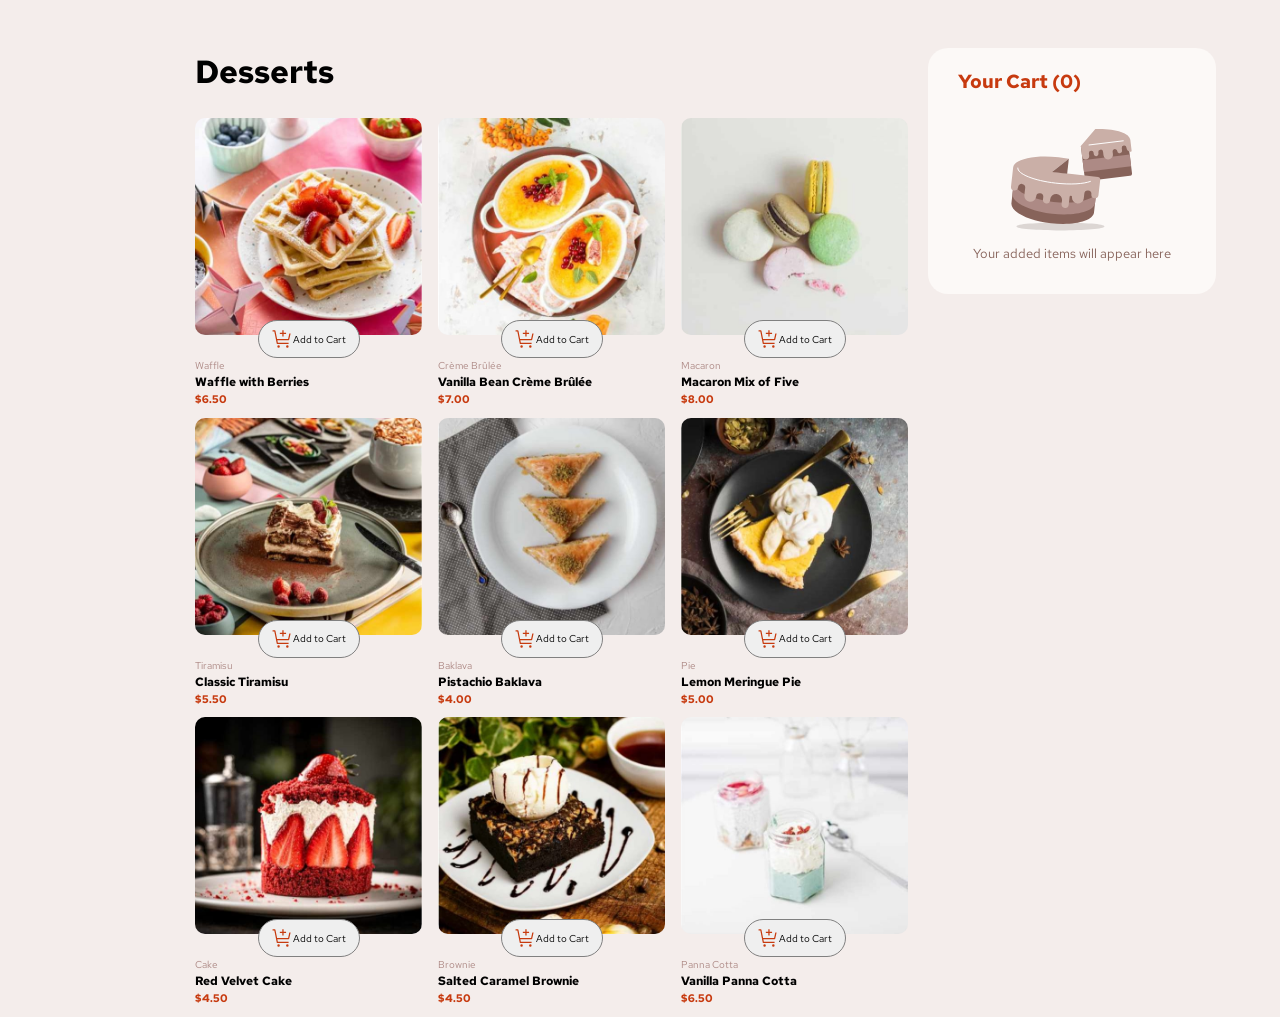
<file: index.html>
<!DOCTYPE html>
<html lang="en">
<head>
  <meta charset="UTF-8">
  <meta name="viewport" content="width=device-width, initial-scale=1.0"> <!-- displays site properly based on user's device -->

  <link href="styles/index.css" rel="stylesheet">
  <link rel="icon" type="image/png" sizes="32x32" href="./assets/images/favicon-32x32.png">
  <link rel="preconnect" href="https://fonts.googleapis.com">
  <link rel="preconnect" href="https://fonts.gstatic.com" crossorigin>
  <link href="https://fonts.googleapis.com/css2?family=Red+Hat+Text:ital,wght@0,300..700;1,300..700&display=swap" rel="stylesheet">

  <title>Frontend Mentor | Product list with cart</title>

  <!-- Feel free to remove these styles or customise in your own stylesheet 👍 -->
  <style>
    .attribution { font-size: 11px; text-align: center; }
    .attribution a { color: hsl(228, 45%, 44%); }
  </style>
</head>
<body>
  <main id="main">
    
    <div id="page-structure"> <!--Sets  overall structure of page-->
      
      <div id="dessert-menu"> <!--Heading and deserts menu-->

        <!--Deserts-->
        <h1 id="desserts">Desserts</h1>
        <!-- waffles section -->
        <div class="dessert">
          
          <!-- images + button -->
          <div class="add-item">
            <img src="assets/images/image-waffle-desktop.jpg" alt="waffle with berries" class="dessert-img">
            <button class="add-to-cart" type="button"><img src="assets/images/icon-add-to-cart.svg" alt="" class="add-to-cart-image">Add to Cart</button>
          </div>

          <!-- text -->
          <div class="dessert-info">
            <p class="dessert-name">Waffle</p>
            <p class="dessert-mix">Waffle with Berries</p>
            <p class="price">$6.50</p>
          </div>

        </div>

        <!-- creme bulee  -->
        <div class="dessert">

          <!-- images + button -->
          <div class="add-item">
            <img src="assets/images/image-creme-brulee-desktop.jpg" alt="vanilla bean Crème brulee" class="dessert-img">
            <button class="add-to-cart" type="button"><img src="assets/images/icon-add-to-cart.svg" alt="" class="add-to-cart-image">Add to Cart</button>
          </div>

          <!-- text -->
          <div class="dessert-info">
            <p class="dessert-name">Crème Brûlée</p>
            <p class="dessert-mix">Vanilla Bean Crème Brûlée</p>
            <p class="price">$7.00</p>
          </div>
        
        </div>

        <!-- macaron -->
        <div class="dessert">

          <!-- images + button -->
          <div class="add-item">
            <img src="assets/images/image-macaron-desktop.jpg" alt="Macaron mix of five" class="dessert-img">
            <button class="add-to-cart" type="button"><img src="assets/images/icon-add-to-cart.svg" alt="" class="add-to-cart-image">Add to Cart</button>
          </div>

          <!-- text -->
          <div class="dessert-info">
            <p class="dessert-name">Macaron</p>
            <p class="dessert-mix">Macaron Mix of Five</p>
            <p class="price">$8.00</p>
          </div>
          
        </div>

        <!-- tiramisu -->
        <div class="dessert">

          <!-- images + button -->
          <div class="add-item">
            <img src="assets/images/image-tiramisu-desktop.jpg" alt="classic tiramisu" class="dessert-img">
            <button class="add-to-cart" type="button"><img src="assets/images/icon-add-to-cart.svg" alt="" class="add-to-cart-image">Add to Cart</button>
          </div>

          <!--dessert text -->
          <div class="dessert-info">
            <p class="dessert-name">Tiramisu</p>
            <p class="dessert-mix">Classic Tiramisu</p>
            <p class="price">$5.50</p>
          </div>
          
        </div>

        <!-- baklava -->
        <div class="dessert">

          <!-- images + button section -->
          <div class="add-item">
            <img src="assets/images/image-baklava-desktop.jpg" alt="pistachio baklava" class="dessert-img">
            <button class="add-to-cart" type="button"><img src="assets/images/icon-add-to-cart.svg" alt="" class="add-to-cart-image">Add to Cart</button>
          </div>
          
          <!-- dessert text -->
          <div class="dessert-info">
            <p class="dessert-name">Baklava</p>
            <p class="dessert-mix">Pistachio Baklava</p>
            <p class="price">$4.00</p>
          </div>
          
        </div>

        <!-- meringue pie -->
        <div class="dessert">

          <!-- images + button section -->
          <div class="add-item">
            <img src="assets/images/image-meringue-desktop.jpg" alt="lemon meringue pie" class="dessert-img">
            <button class="add-to-cart" type="button"><img src="assets/images/icon-add-to-cart.svg" alt="" class="add-to-cart-image">Add to Cart</button>
          </div>
          
          <!-- dessert text  -->
          <div class="dessert-info">
            <p class="dessert-name">Pie</p>
            <p class="dessert-mix">Lemon Meringue Pie</p>
            <p class="price">$5.00</p>
          </div>
          
        </div>

        <!-- cake -->
        <div class="dessert">

          <!-- images + button section -->
          <div class="add-item">
            <img src="assets/images/image-cake-desktop.jpg" alt="red velvet cake" class="dessert-img">
            <button class="add-to-cart" type="button"><img src="assets/images/icon-add-to-cart.svg" alt="" class="add-to-cart-image">Add to Cart</button>
          </div>
          
          <!-- dessert text -->
          <div class="dessert-info">
            <p class="dessert-name">Cake</p>
            <p class="dessert-mix">Red Velvet Cake</p>
            <p class="price">$4.50</p>
          </div>
          
        </div>

        <!-- caramel brownie -->
        <div class="dessert">

          <!-- images + button section -->
          <div class="add-item">
            <img src="assets/images/image-brownie-desktop.jpg" alt="salted caramel brownie" class="dessert-img">
            <button class="add-to-cart" type="button"><img src="assets/images/icon-add-to-cart.svg" alt="" class="add-to-cart-image">Add to Cart</button>
          </div>
          
          <!-- dessert text -->
          <div class="dessert-info">
            <p class="dessert-name">Brownie</p>
            <p class="dessert-mix">Salted Caramel Brownie</p>
            <p class="price">$4.50</p>
          </div>
          
        </div>

        <!-- panna cotta -->
        <div class="dessert">

          <!-- images + button section -->
          <div class="add-item">
            <img src="assets/images/image-panna-cotta-desktop.jpg" alt="vanilla panna cotta" class="dessert-img">
            <button class="add-to-cart" type="button"><img src="assets/images/icon-add-to-cart.svg" alt="" class="add-to-cart-image">Add to Cart</button>
          </div>
          
          <!-- dessert text -->
          <div class="dessert-info">
            <p class="dessert-name">Panna Cotta</p>
            <p class="dessert-mix">Vanilla Panna Cotta</p>
            <p class="price">$6.50</p>
          </div>
          
        </div>

      </div> <!--closing tag of dessert menu-->

      <!-- cart section -->
      <div id="cart"> 
        <h3 id="your-cart">Your Cart (0)</h3>
        <div id="cart-info">
          <img src="assets/images/illustration-empty-cart.svg" alt="cart is empty" id="empty-cart-img">
          <p>Your added items will appear here</p>
        </div>
      </div>
        
      </dialog>
    </div> <!--closing tag of page structure-->
    <div id="order-confirmed"></div>
  </main>
  <script src="index.js"></script>
</body>
</html>
<img src=""
</file>
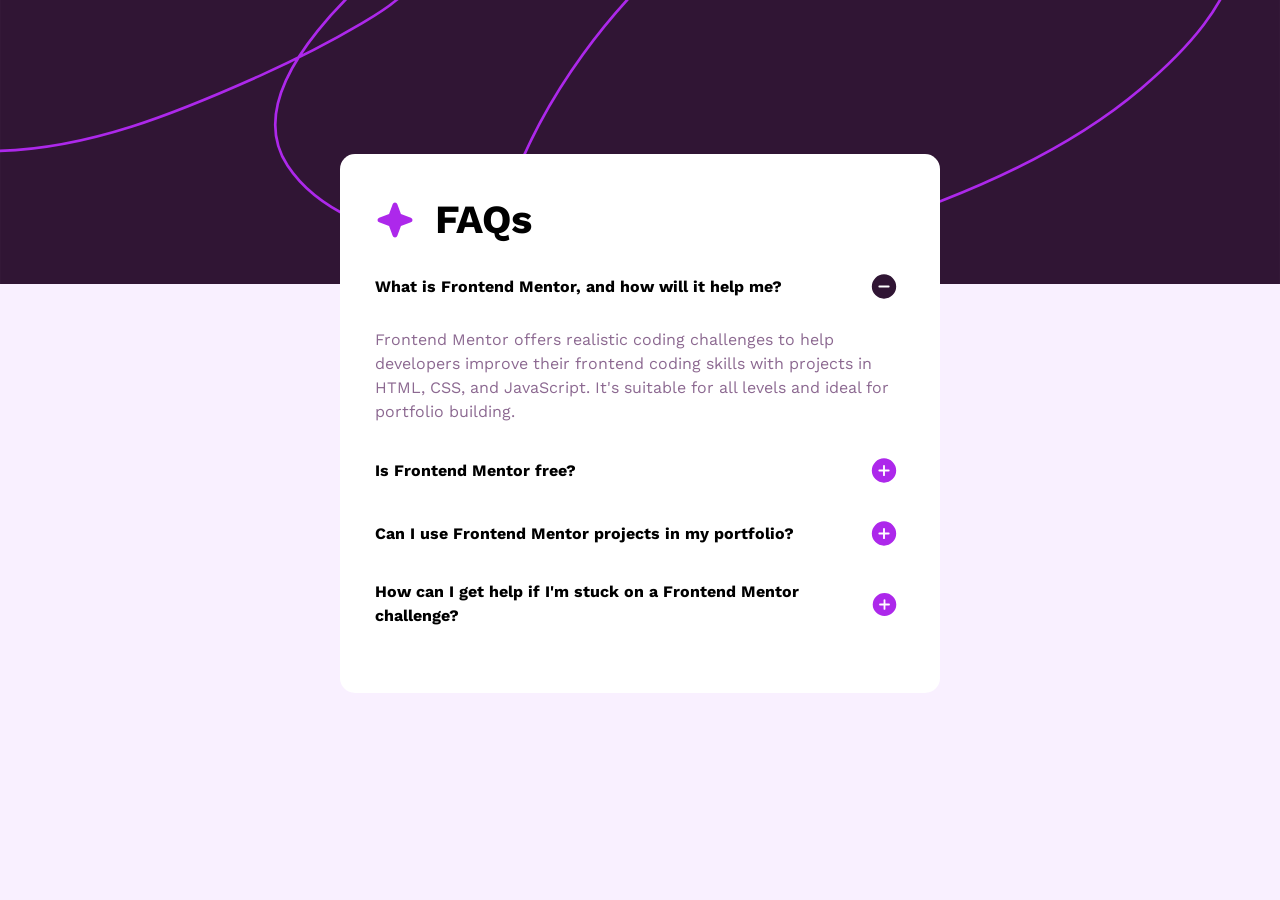
<file: Faq accordion/index.html>
<!DOCTYPE html>
<html lang="en">
<head>
  <meta charset="UTF-8">
  <meta name="viewport" content="width=device-width, initial-scale=1.0"> <!-- displays site properly based on user's device -->

  <link rel="icon" type="image/png" sizes="32x32" href="./assets/images/favicon-32x32.png">
  <link href="index.css" rel="stylesheet">
  <link rel="preconnect" href="https://fonts.googleapis.com">
  <link rel="preconnect" href="https://fonts.gstatic.com" crossorigin>
  <link href="https://fonts.googleapis.com/css2?family=Work+Sans:ital,wght@0,100..900;1,100..900&display=swap" rel="stylesheet">
  
  <title>Frontend Mentor | FAQ accordion</title>

  <!-- Feel free to remove these styles or customise in your own stylesheet 👍 -->
  <style>
    .attribution { font-size: 11px; text-align: center; }
    .attribution a { color: hsl(228, 45%, 44%); }
  </style>
</head>
<body>
  <main>
    <img src="./assets/images/background-pattern-desktop.svg" id="background-pattern-img"> <!--background image-->

    <section id="faqs">

      <div id="header-section">
        <img src="./assets/images/icon-star.svg" id="star-img">
        <h1>FAQs</h1>
      </div>

      <!-- faq 1 -->
      <div class="faq">

        <div class="question-answer-toggle">
          <!-- question + toggle button section/container -->
          <p class="question">What is Frontend Mentor, and how will it help me?</p>
          <button type="button" class="answer-toggle-btn" value="open"><img src="./assets/images/icon-minus.svg" class="btn-img"></button>

        </div>
        
        <!-- answer section -->
        <p class="answer">Frontend Mentor offers realistic coding challenges to help developers improve their 
        frontend coding skills with projects in HTML, CSS, and JavaScript. It's suitable for 
        all levels and ideal for portfolio building.
        </p>

      </div>

      <!-- faq 2 -->
      <div class="faq">
        <div class="question-answer-toggle">
          <!-- question + toggle button section/container -->
          <p class="question">Is Frontend Mentor free?</p>
          <button type="button" class="answer-toggle-btn" value="closed"><img src="./assets/images/icon-plus.svg" class="btn-img"></button>

        </div>

        <!-- answer section-->
        <p class="answer hidden">Yes, Frontend Mentor offers both free and premium coding challenges, with the free 
        option providing access to a range of projects suitable for all skill levels.</p>


      </div>

      <!-- faq 3 -->
      <div class="faq">
        <div class="question-answer-toggle">
          <!-- question + toggle button section/container -->
          <p class="question">Can I use Frontend Mentor projects in my portfolio?</p>
          <button type="button" class="answer-toggle-btn" value="closed"><img src="./assets/images/icon-plus.svg" class="btn-img"></button>

        </div>

        <!-- answer section -->
        <p class="answer hidden">Yes, you can use projects completed on Frontend Mentor in your portfolio. It's an excellent
        way to showcase your skills to potential employers!</p>

      </div>

      <!-- faq 4 -->
      <div class="faq">
        <div class="question-answer-toggle">
          <!-- question + toggle button section/container -->
          <p class="question">How can I get help if I'm stuck on a Frontend Mentor challenge?</p>
          <button type="button" class="answer-toggle-btn" value="closed"><img src="./assets/images/icon-plus.svg" class="btn-img"></button>

        </div>

        <!-- answer section -->
        <p class="answer hidden">The best place to get help is inside Frontend Mentor's Discord community. There's a help 
        channel where you can ask questions and seek support from other community members.</p>

      </div>

    </section>
  </main>
  <script src="index.js"></script>
</body>
</html>
</file>
<file: styles/index.css>
/* css reset */
*, *::before, *::after {
    box-sizing: border-box;
}
* {
    margin: 0;
    scroll-behavior: smooth;
}

html, body {
    height: 100%;
}
body {
    line-height: 1.5;
    -webkit-font-smoothing: antialiased;
}
img, picture, video, canvas, svg {
    display: block;
    max-width: 100%;
}
input, button, textarea, select {
    font: inherit;
}
p, h1, h2, h3, h4, h5, h6 {
    overflow-wrap: break-word;
}
#root, #__next {
    isolation: isolate;
}

/* reusable variables */
:root {
    --red: hsl(14, 86%, 42%);
}


/* styling */
body {
    background-color: hsl(13, 31%, 94%);
    font-family: "Red Hat Text", sans-serif;
    font-optical-sizing: auto;
    font-weight: 400;
    font-style: normal;
}

#page-structure {
    padding-top: 3rem;
    display: flex;
    width: 95vw;
    justify-content: center;
}

#dessert-menu {
    display: grid;
    grid-template-columns: repeat(3, 25%);
    grid-template-rows: 70px ;
    column-gap: 16px;
    width: 80%;
    justify-content: flex-end;
    margin-right: 20px;
}

#desserts {
    grid-column: 1/4;
}

.dessert-img {
    border-radius: 10px;
    min-width: 100px;
}

.dessert {
    margin-bottom: 10px;
}

/* add to cart button styling */
.add-item {
    display: flex;
    flex-direction: column;
    justify-content: center;
    align-items: center;
}

.add-to-cart {
    font-size: 10px;
    height: 2.5em;
    border-radius: 20px;
    border: 1px solid grey;
    margin-top: -15px;
    display: flex;
    justify-content: center;
    align-items: center;
    cursor: pointer;
    padding: 18px 13px;
}
.add-to-cart:hover {
    background-color: hsl(14, 55%, 50%);
}

.add-to-cart-image {
    max-width: 100%;
    display: inline;
}



/* text styling */
.dessert-name {
    font-size: 10px;
    color: hsl(7, 20%, 60%);
}
.dessert-mix {
    font-size: 12px;
    font-weight: bold;
}
.price {
    font-size: 11px;
    color: var(--red);
    font-weight: 800;
}

/* cart */
#cart {
    background-color: hsl(20, 50%, 98%);
    width: 25%;
    padding: 30px;
    border-radius: 20px;
    height: fit-content;
}
#your-cart {
    color: var(--red);
    margin: -10px auto 20px;
}


#cart-info {
    width: 100%;
    font-size: 13px;
    color: hsl(12, 20%, 44%);
    display: flex;
    flex-direction: column;
    justify-content: center;
    align-items: center;
}
/* responsiveness */
@media (max-width: 700px){
    #page-structure {
        display: block;
    }

    #dessert-menu {
        display: block;
        width: 50vw;
        margin: 0 auto;
    }

    #cart {
        width: 50vw;
        margin: 0 auto;
    }
}
</file>
<file: Faq accordion/index.css>
/* CSS reset */
*, *::before, *::after {
    box-sizing: border-box;
    font-family: "Work Sans", sans-serif;
}
* {
    margin: 0;
}
html, body {
    height: 100%;
}
body {
    line-height: 1.5;
    -webkit-font-smoothing: antialiased;
}
img, picture, video, canvas, svg {
    display: block;
    max-width: 100%;
}
input, button, textarea, select {
    font: inherit;
}



  /* styling */
body {
    background-color: hsl(275, 100%, 97%);
}

#background-pattern-img {
    
    z-index: 0;
}
#faqs {
    width: 80%;
    z-index: 100;
    max-width: 600px;
    background-color: white;
    padding: 35px;
    border-radius: 15px;
    margin: 0  auto;
    position: relative;
    top: -130px;

}

#header-section {
    display: flex;
    padding: 1px 0 20px;
}

h1 {
    font-size: 40px;
    margin-left: 20px;
}

.faq{
    margin-bottom: 30px;
}

.question-answer-toggle {
    display: flex;
    margin-bottom: 25px;
    justify-content: space-between;
    align-items: center;
}

.answer-toggle-btn {
    background: none;
    border: none;
    cursor: pointer;
}

.question {
    font-weight: bold;
}

.question:hover {
    color: hsl(292, 16%, 49%);
}

.answer {
    color: hsl(292, 16%, 49%);
}

.hidden {
    display: none;
}

/* mobile screen width */
@media (max-width: 600px) {
    #background-pattern-img {
        content: url(./assets/images/background-pattern-mobile.svg);
        width: 100%;
    }

    .btn-img {
        max-width: fit-content;
    }
}
</file>
